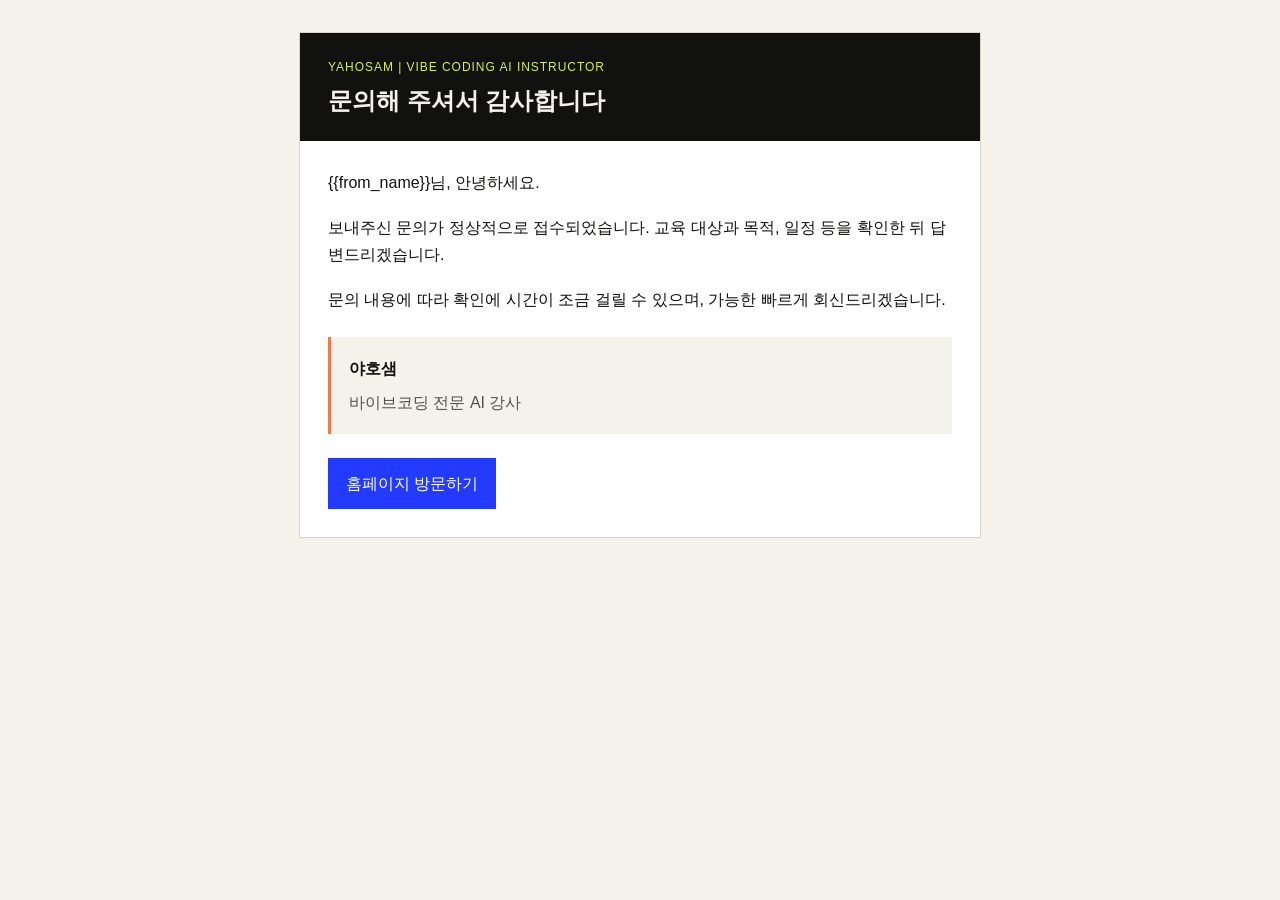
<file: email_template_autoreply.html>
<!doctype html>
<html lang="ko">
  <body style="margin:0;padding:0;background:#f5f2ec;color:#11110f;font-family:Arial,'Malgun Gothic',sans-serif;line-height:1.7;">
    <div style="width:100%;padding:32px 12px;box-sizing:border-box;">
      <div style="max-width:680px;margin:0 auto;background:#ffffff;border:1px solid #d9d4ca;">
        <div style="padding:24px 28px;background:#11110f;color:#f5f2ec;">
          <p style="margin:0 0 8px;font-size:12px;letter-spacing:.08em;color:#d8f04b;">YAHOSAM | VIBE CODING AI INSTRUCTOR</p>
          <h1 style="margin:0;font-size:24px;line-height:1.3;">문의해 주셔서 감사합니다</h1>
        </div>
        <div style="padding:28px;">
          <p style="margin:0 0 18px;">{{from_name}}님, 안녕하세요.</p>
          <p style="margin:0 0 18px;">보내주신 문의가 정상적으로 접수되었습니다. 교육 대상과 목적, 일정 등을 확인한 뒤 답변드리겠습니다.</p>
          <p style="margin:0 0 24px;">문의 내용에 따라 확인에 시간이 조금 걸릴 수 있으며, 가능한 빠르게 회신드리겠습니다.</p>
          <div style="padding:18px;background:#f5f2ec;border-left:3px solid #f4774b;">
            <strong style="display:block;margin-bottom:6px;">야호샘</strong>
            <span style="color:#55514a;">바이브코딩 전문 AI 강사</span>
          </div>
          <p style="margin:24px 0 0;"><a href="https://yahosam.vercel.app/" style="display:inline-block;padding:12px 18px;background:#233bff;color:#ffffff;text-decoration:none;">홈페이지 방문하기</a></p>
        </div>
      </div>
    </div>
  </body>
</html>
</file>
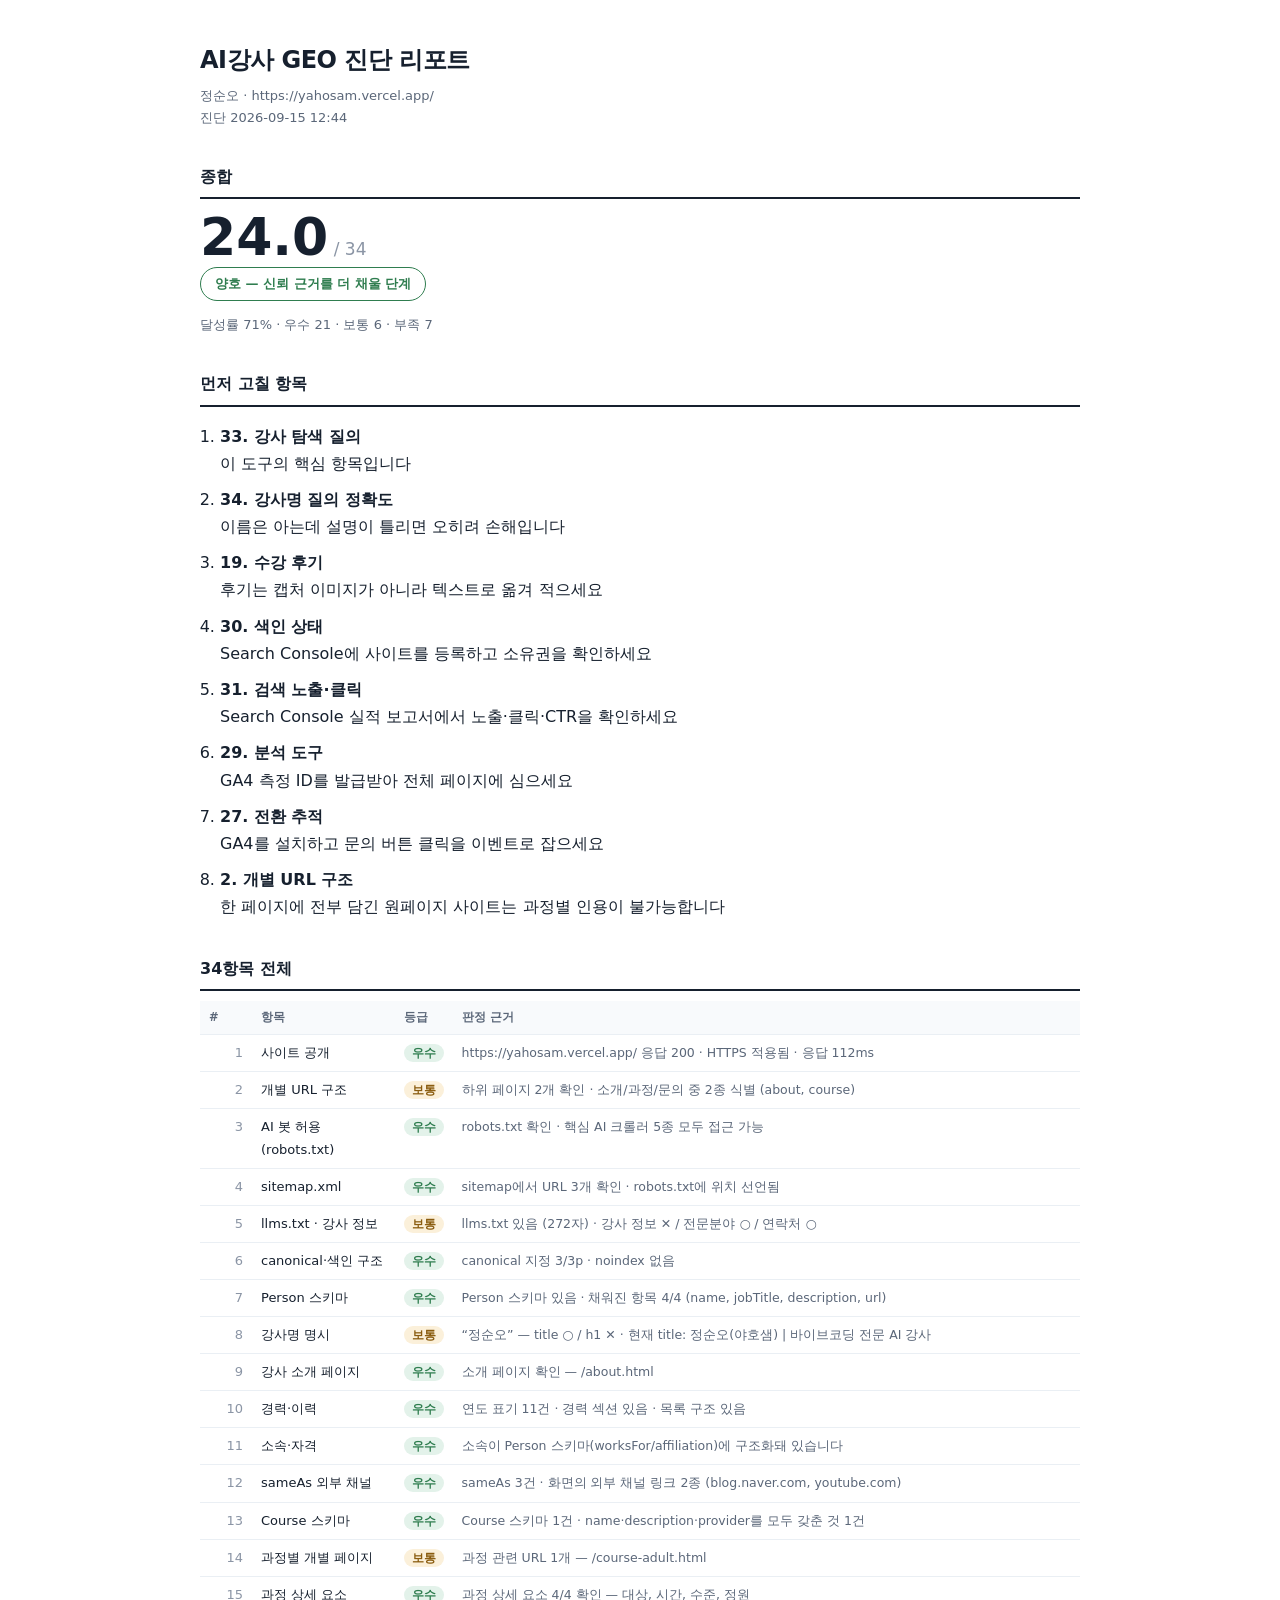
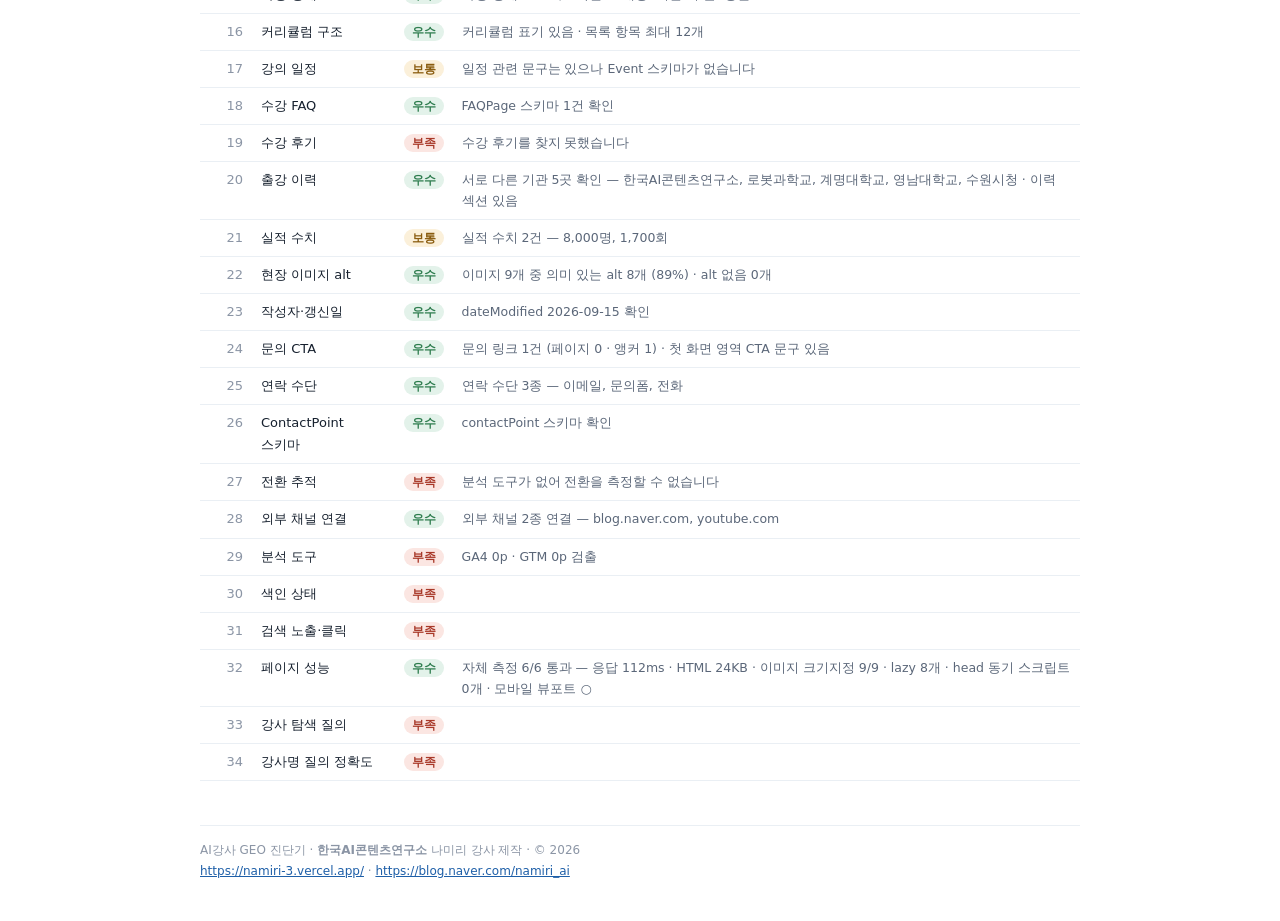
<file: geo_report.html>
<!DOCTYPE html><html lang="ko"><head><meta charset="utf-8">
<meta name="viewport" content="width=device-width,initial-scale=1">
<meta name="robots" content="noindex">
<title>GEO 진단 리포트 — 정순오</title><style>
body{font-family:system-ui,"Malgun Gothic",sans-serif;max-width:880px;margin:40px auto;padding:0 22px;color:#16202e;line-height:1.7;word-break:keep-all}
h1{font-size:24px;margin:0 0 4px;letter-spacing:-.02em}
h2{font-size:16px;margin:34px 0 10px;padding-bottom:7px;border-bottom:2px solid #16202e}
.meta{color:#5b6779;font-size:13px;margin:0 0 24px}
.big{font-size:52px;font-weight:700;line-height:1;margin:12px 0 4px}.big small{font-size:17px;color:#8b95a5;font-weight:400}
.grade{display:inline-block;padding:5px 14px;border:1.5px solid;border-radius:999px;font-weight:700;font-size:13px}
table{width:100%;border-collapse:collapse;font-size:13px;margin:10px 0}
th,td{text-align:left;padding:7px 9px;border-bottom:1px solid #eaeff4;vertical-align:top}
th{font-size:11.5px;color:#5b6779;background:#f8fafc}td.n{text-align:right;width:34px;color:#8b95a5}
td.ev{color:#5b6779;font-size:12.5px}
.lv{font-size:11.5px;font-weight:700;padding:2px 8px;border-radius:20px;white-space:nowrap}
.lv.l1{background:#e3f2ea;color:#2f7d4f}.lv.l05{background:#fbf0da;color:#8a5c0f}.lv.l0{background:#fbe6e2;color:#a83828}
ol{padding-left:20px}ol li{margin-bottom:9px}
footer{margin-top:44px;padding-top:14px;border-top:1px solid #eaeff4;font-size:12px;color:#8b95a5}
footer a{color:#1e5fa8}
@media print{body{margin:0}h2{break-after:avoid}}</style></head><body>
<h1>AI강사 GEO 진단 리포트</h1>
<p class="meta">정순오 · https://yahosam.vercel.app/<br>
진단 2026-09-15 12:44</p>

<h2>종합</h2>
<div class="big">24.0<small> / 34</small></div>
<span class="grade" style="color:#2f7d4f">양호 — 신뢰 근거를 더 채울 단계</span>
<p style="font-size:13px;color:#5b6779">달성률 71% · 우수 21 · 보통 6 · 부족 7</p>


<h2>먼저 고칠 항목</h2>
<ol><li><b>33. 강사 탐색 질의</b><br>이 도구의 핵심 항목입니다</li><li><b>34. 강사명 질의 정확도</b><br>이름은 아는데 설명이 틀리면 오히려 손해입니다</li><li><b>19. 수강 후기</b><br>후기는 캡처 이미지가 아니라 텍스트로 옮겨 적으세요</li><li><b>30. 색인 상태</b><br>Search Console에 사이트를 등록하고 소유권을 확인하세요</li><li><b>31. 검색 노출·클릭</b><br>Search Console 실적 보고서에서 노출·클릭·CTR을 확인하세요</li><li><b>29. 분석 도구</b><br>GA4 측정 ID를 발급받아 전체 페이지에 심으세요</li><li><b>27. 전환 추적</b><br>GA4를 설치하고 문의 버튼 클릭을 이벤트로 잡으세요</li><li><b>2. 개별 URL 구조</b><br>한 페이지에 전부 담긴 원페이지 사이트는 과정별 인용이 불가능합니다</li></ol>

<h2>34항목 전체</h2>
<table><thead><tr><th>#</th><th>항목</th><th>등급</th><th>판정 근거</th></tr></thead><tbody><tr>
    <td class="n">1</td><td>사이트 공개</td>
    <td><span class="lv l1">우수</span></td>
    <td class="ev">https://yahosam.vercel.app/ 응답 200 · HTTPS 적용됨 · 응답 112ms</td></tr><tr>
    <td class="n">2</td><td>개별 URL 구조</td>
    <td><span class="lv l05">보통</span></td>
    <td class="ev">하위 페이지 2개 확인 · 소개/과정/문의 중 2종 식별 (about, course)</td></tr><tr>
    <td class="n">3</td><td>AI 봇 허용 (robots.txt)</td>
    <td><span class="lv l1">우수</span></td>
    <td class="ev">robots.txt 확인 · 핵심 AI 크롤러 5종 모두 접근 가능</td></tr><tr>
    <td class="n">4</td><td>sitemap.xml</td>
    <td><span class="lv l1">우수</span></td>
    <td class="ev">sitemap에서 URL 3개 확인 · robots.txt에 위치 선언됨</td></tr><tr>
    <td class="n">5</td><td>llms.txt · 강사 정보</td>
    <td><span class="lv l05">보통</span></td>
    <td class="ev">llms.txt 있음 (272자) · 강사 정보 ✕ / 전문분야 ○ / 연락처 ○</td></tr><tr>
    <td class="n">6</td><td>canonical·색인 구조</td>
    <td><span class="lv l1">우수</span></td>
    <td class="ev">canonical 지정 3/3p · noindex 없음</td></tr><tr>
    <td class="n">7</td><td>Person 스키마</td>
    <td><span class="lv l1">우수</span></td>
    <td class="ev">Person 스키마 있음 · 채워진 항목 4/4 (name, jobTitle, description, url)</td></tr><tr>
    <td class="n">8</td><td>강사명 명시</td>
    <td><span class="lv l05">보통</span></td>
    <td class="ev">“정순오” — title ○ / h1 ✕ · 현재 title: 정순오(야호샘) | 바이브코딩 전문 AI 강사</td></tr><tr>
    <td class="n">9</td><td>강사 소개 페이지</td>
    <td><span class="lv l1">우수</span></td>
    <td class="ev">소개 페이지 확인 — /about.html</td></tr><tr>
    <td class="n">10</td><td>경력·이력</td>
    <td><span class="lv l1">우수</span></td>
    <td class="ev">연도 표기 11건 · 경력 섹션 있음 · 목록 구조 있음</td></tr><tr>
    <td class="n">11</td><td>소속·자격</td>
    <td><span class="lv l1">우수</span></td>
    <td class="ev">소속이 Person 스키마(worksFor/affiliation)에 구조화돼 있습니다</td></tr><tr>
    <td class="n">12</td><td>sameAs 외부 채널</td>
    <td><span class="lv l1">우수</span></td>
    <td class="ev">sameAs 3건 · 화면의 외부 채널 링크 2종 (blog.naver.com, youtube.com)</td></tr><tr>
    <td class="n">13</td><td>Course 스키마</td>
    <td><span class="lv l1">우수</span></td>
    <td class="ev">Course 스키마 1건 · name·description·provider를 모두 갖춘 것 1건</td></tr><tr>
    <td class="n">14</td><td>과정별 개별 페이지</td>
    <td><span class="lv l05">보통</span></td>
    <td class="ev">과정 관련 URL 1개 — /course-adult.html</td></tr><tr>
    <td class="n">15</td><td>과정 상세 요소</td>
    <td><span class="lv l1">우수</span></td>
    <td class="ev">과정 상세 요소 4/4 확인 — 대상, 시간, 수준, 정원</td></tr><tr>
    <td class="n">16</td><td>커리큘럼 구조</td>
    <td><span class="lv l1">우수</span></td>
    <td class="ev">커리큘럼 표기 있음 · 목록 항목 최대 12개</td></tr><tr>
    <td class="n">17</td><td>강의 일정</td>
    <td><span class="lv l05">보통</span></td>
    <td class="ev">일정 관련 문구는 있으나 Event 스키마가 없습니다</td></tr><tr>
    <td class="n">18</td><td>수강 FAQ</td>
    <td><span class="lv l1">우수</span></td>
    <td class="ev">FAQPage 스키마 1건 확인</td></tr><tr>
    <td class="n">19</td><td>수강 후기</td>
    <td><span class="lv l0">부족</span></td>
    <td class="ev">수강 후기를 찾지 못했습니다</td></tr><tr>
    <td class="n">20</td><td>출강 이력</td>
    <td><span class="lv l1">우수</span></td>
    <td class="ev">서로 다른 기관 5곳 확인 — 한국AI콘텐츠연구소, 로봇과학교, 계명대학교, 영남대학교, 수원시청 · 이력 섹션 있음</td></tr><tr>
    <td class="n">21</td><td>실적 수치</td>
    <td><span class="lv l05">보통</span></td>
    <td class="ev">실적 수치 2건 — 8,000명, 1,700회</td></tr><tr>
    <td class="n">22</td><td>현장 이미지 alt</td>
    <td><span class="lv l1">우수</span></td>
    <td class="ev">이미지 9개 중 의미 있는 alt 8개 (89%) · alt 없음 0개</td></tr><tr>
    <td class="n">23</td><td>작성자·갱신일</td>
    <td><span class="lv l1">우수</span></td>
    <td class="ev">dateModified 2026-09-15 확인</td></tr><tr>
    <td class="n">24</td><td>문의 CTA</td>
    <td><span class="lv l1">우수</span></td>
    <td class="ev">문의 링크 1건 (페이지 0 · 앵커 1) · 첫 화면 영역 CTA 문구 있음</td></tr><tr>
    <td class="n">25</td><td>연락 수단</td>
    <td><span class="lv l1">우수</span></td>
    <td class="ev">연락 수단 3종 — 이메일, 문의폼, 전화</td></tr><tr>
    <td class="n">26</td><td>ContactPoint 스키마</td>
    <td><span class="lv l1">우수</span></td>
    <td class="ev">contactPoint 스키마 확인</td></tr><tr>
    <td class="n">27</td><td>전환 추적</td>
    <td><span class="lv l0">부족</span></td>
    <td class="ev">분석 도구가 없어 전환을 측정할 수 없습니다</td></tr><tr>
    <td class="n">28</td><td>외부 채널 연결</td>
    <td><span class="lv l1">우수</span></td>
    <td class="ev">외부 채널 2종 연결 — blog.naver.com, youtube.com</td></tr><tr>
    <td class="n">29</td><td>분석 도구</td>
    <td><span class="lv l0">부족</span></td>
    <td class="ev">GA4 0p · GTM 0p 검출</td></tr><tr>
    <td class="n">30</td><td>색인 상태</td>
    <td><span class="lv l0">부족</span></td>
    <td class="ev"></td></tr><tr>
    <td class="n">31</td><td>검색 노출·클릭</td>
    <td><span class="lv l0">부족</span></td>
    <td class="ev"></td></tr><tr>
    <td class="n">32</td><td>페이지 성능</td>
    <td><span class="lv l1">우수</span></td>
    <td class="ev">자체 측정 6/6 통과 — 응답 112ms · HTML 24KB · 이미지 크기지정 9/9 · lazy 8개 · head 동기 스크립트 0개 · 모바일 뷰포트 ○</td></tr><tr>
    <td class="n">33</td><td>강사 탐색 질의</td>
    <td><span class="lv l0">부족</span></td>
    <td class="ev"></td></tr><tr>
    <td class="n">34</td><td>강사명 질의 정확도</td>
    <td><span class="lv l0">부족</span></td>
    <td class="ev"></td></tr></tbody></table>

<footer>
AI강사 GEO 진단기 · <b>한국AI콘텐츠연구소</b> 나미리 강사 제작 · © 2026<br>
<a href="https://namiri-3.vercel.app/">https://namiri-3.vercel.app/</a> · <a href="https://blog.naver.com/namiri_ai">https://blog.naver.com/namiri_ai</a>
</footer>
</body></html>
</file>
